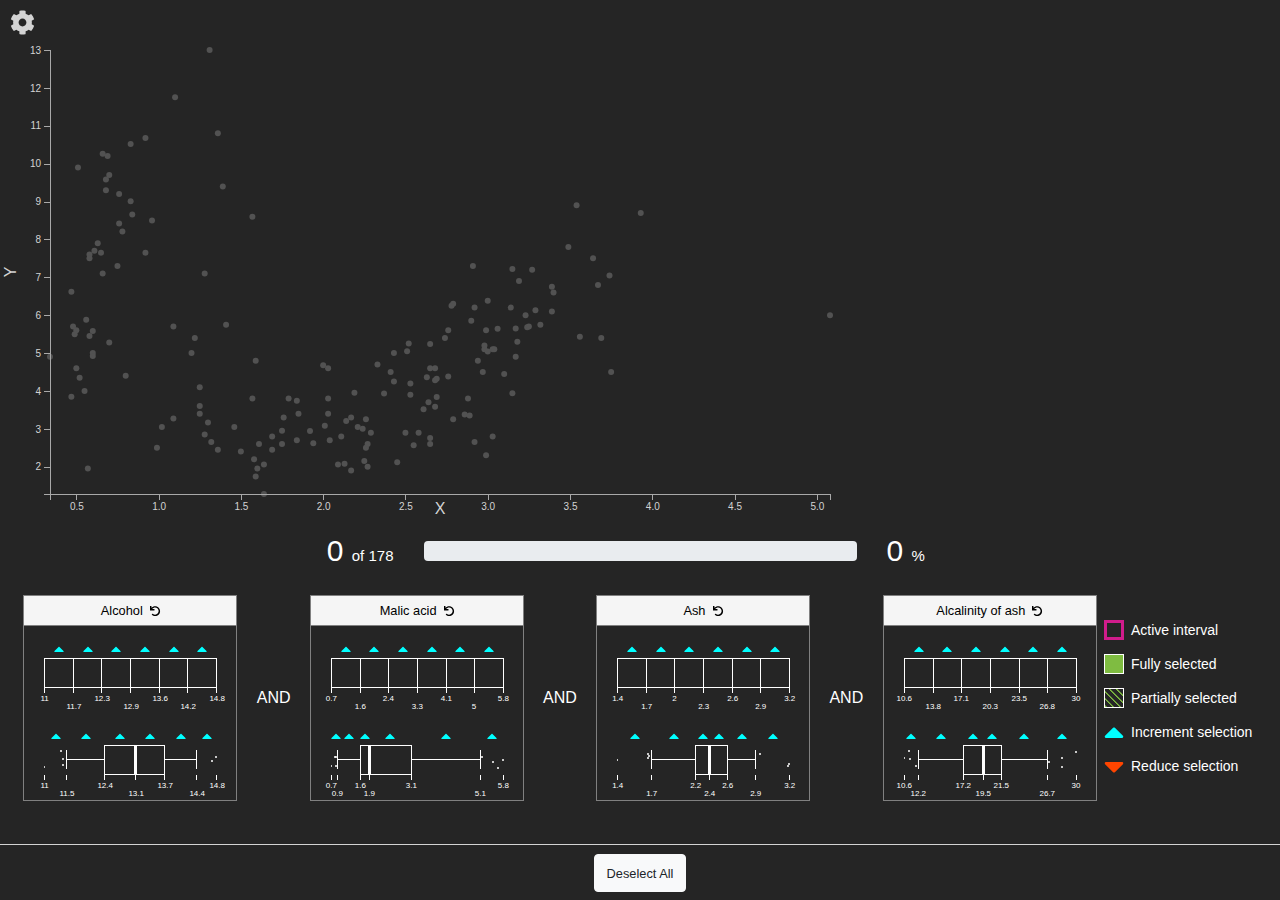
<file: prototype/index.html>
<!doctype html>
<html lang="en">
  <head>
    <meta charset="utf-8">
    <meta name="viewport" content="width=device-width, initial-scale=1, shrink-to-fit=no">
 
    <title>Filtering Overview AVI 2020</title>

    <link href="css/bootstrap.min.css" rel="stylesheet">
    <link href="css/style-dark.css" rel="stylesheet">
    <script src="js/jquery-3.3.1.min.js"></script>
    <script src="js/popper.min.js"></script>
    <script src="js/popper2.min.js"></script>
    <script src="js/bootstrap.min.js"></script>
    <script src="js/tippy-bundle.umd.min.js"></script>
    <script src="js/fontawesome-all.min.js"></script>
    <script src="js/d3.v4.min.js"></script>
    <script src="js/colorbrewer.min.js"></script>
    <script src="js/stein-events.js"></script>
    <script src="js/lib.js"></script>
    
  </head>

  <body>

    <main role="main">

      
        <!-- chart-panel -->
        <div id="question-panel">
          
        
        </div>
        <div id="chart-panel">
        </div><!-- /.chart-panel -->
        <div id="mid-panel">
            <div class="row align-items-center">
              <div class="col-3">
                  <div class="selected-number"></div>
              </div>
              <div class="col-6">
                  <div class="progress" style="height: 20px;">
                      <div id="selected-progress" class="progress-bar" role="progressbar" style="width: 0%;" aria-valuenow="0" aria-valuemin="0" aria-valuemax="100"></div>
                    </div>
              </div>
              <div class="col-3">
                  <div class="selected-percentage"></div>
              </div>
            </div>
          
          
            
        </div>
        <!-- bottom-panel -->
        <div id="bottom-panel">
          
          
            <div id="selector-blocks-container" class="row justify-content-around align-items-center">
              

            </div>
          

        </div><!-- /.bottom-panel -->

        <div id="legend">
          
          <div class="legend-row">
            <div class="interval legend-interval selected"></div>
            <div class="legend-label">Active interval</div>
          </div>
          <div class="legend-row">
            <div class="interval legend-interval total-coverage" ></div>
            <div class="legend-label">Fully selected</div>
          </div>
          <div class="legend-row">
            <div class="interval legend-interval partial-coverage" ></div>
            <div class="legend-label">Partially selected</div>
          </div>
          <div class="legend-row">
            <i class="fas fa-caret-up fa-2x arrow-up" ></i>
            <div class="legend-label">Increment selection</div>
          </div>
          <div class="legend-row">
              <i class="fas fa-caret-down fa-2x arrow-down" ></i>
              <div class="legend-label">Reduce selection</div>
          </div>
        </div>



        <div id="bottom-bar">
          <button id="deselect-all" class="btn btn-light btn"><small>Deselect All</small></button>
        </div>

        <span id="settings"><i class="fas fa-cog"></i></span>

      

    
      <!-- loading-page -->
      <div id="loading-page" class="page" style="display:none">
        <p class="spinner"></p>
      </div><!-- /.loading-page -->

      



      <!-- Modal -->
      <div class="modal fade text-dark" id="modal-settings" tabindex="-1" role="dialog" aria-labelledby="exampleModalCenterTitle" aria-hidden="true">
        <div class="modal-dialog " role="document">
          <div class="modal-content">
            <div class="modal-header">
              <h5 class="modal-title">Settings</h5>
              <button type="button" class="close" data-dismiss="modal" aria-label="Close">
                <span aria-hidden="true">&times;</span>
              </button>
            </div>
            <div class="modal-body">
              <div class="container">
                  
                <div class="row">
                  <div class="col-12">
                        <h6>Dataset</h6>
                        <select class="form-control" id="dataset">
                          
                        </select> 
                  </div>
                </div>
                
                <hr>
                
                <div class="row">
                  <div class="col-12">
                        <h6>Block Operator <small>(between blocks)</small></h6>
                        <div class="form-check form-check-inline">
                            <input class="form-check-input" type="radio" name="blockOperation" id="blockOperationAnd" value="AND" checked>
                            <label class="form-check-label" for="blockOperationAnd">
                              AND
                            </label>
                          </div>
                          <div class="form-check form-check-inline">
                            <input class="form-check-input" type="radio" name="blockOperation" id="blockOperationOr" value="OR">
                            <label class="form-check-label" for="blockOperationOr">
                              OR
                            </label>
                          </div>
                  </div>
                </div>


                <hr>

                <div class="row">
                  <div class="col-12">
                        <h6>Selector Operator <small>(between uniform and boxplot)</small></h6>
                        <div class="form-check form-check-inline">
                            <input class="form-check-input" type="radio" name="selectorOperation" id="selectorOperationAnd" value="AND" checked>
                            <label class="form-check-label" for="selectorOperationAnd">
                              AND
                            </label>
                          </div>
                          <div class="form-check form-check-inline">
                            <input class="form-check-input" type="radio" name="selectorOperation" id="selectorOperationOr" value="OR">
                            <label class="form-check-label" for="selectorOperationOr">
                              OR
                            </label>
                          </div>
                  </div>
                </div>

                <hr>

                <div class="row">
                    <div class="col-12">
                          <h6>Feedback</small></h6>
                          <div class="form-check">
                              <input class="form-check-input" type="checkbox" value="" id="feedback-domain">
                              <label class="form-check-label" for="feedback">
                                Active domain
                              </label>
                            </div>
                          <div class="form-check">
                              <input class="form-check-input" type="checkbox" value="" id="feedback-coverage">
                              <label class="form-check-label" for="feedback">
                                Coverage
                              </label>
                            </div>
                            
                            <div class="form-check">
                              <input class="form-check-input" type="checkbox" value="" id="feedback-arrows">
                              <label class="form-check-label" for="feedback">
                                Arrows
                              </label>
                            </div>

                            <div class="form-check">
                              <input class="form-check-input" type="checkbox" value="" id="feedback-tooltip">
                              <label class="form-check-label" for="feedback">
                                Tooltips
                              </label>
                            </div>
                            
                    </div>
                  </div>

                <hr>


                <div class="row">
                    <div class="col-12">
                          <h6>Selectors</small></h6>
                          <div class="form-check">
                              <input class="form-check-input" type="checkbox" value="" id="uniform-selector">
                              <label class="form-check-label" for="feedback">
                                Uniform
                              </label>
                            </div>
                            <div class="form-check">
                                <input class="form-check-input" type="checkbox" value="" id="boxplot-selector">
                                <label class="form-check-label" for="feedback">
                                  Boxplot
                                </label>
                              </div>
                    </div>
                  </div>

              <hr>

              
              <div class="row">
                  <div class="col-12">
                    <h6>Metrics</small></h6>
                    <div id="metrics-list"></div>
                    <!--
                    <div class="form-check">
                      <input class="form-check-input" type="checkbox" value="" id="feedback">
                        <label class="form-check-label" for="feedback">
                           Uniform
                        </label>
                    </div>
                  -->
                </div>
               </div>
              


              </div> 
            </div>
            <div class="modal-footer">
              <!--<button type="button" class="btn btn-danger btn-sm" data-dismiss="modal"><i class="fas fa-trash"></i> Remove</button>-->
              <button type="button" id="save-button" class="btn btn-primary btn-sm"  data-dismiss="modal"><i class="fas fa-check"></i> Save changes</button>
            </div>
          </div>
        </div>
      </div>

    </main>

    <script>
    
    </script>
  </body>
</html>
</file>
<file: prototype/css/style-dark.css>
body {
    color: #fff;
    background-color: #3d3d3d;
    background-color: #252525;
  }


.page{
    position: fixed;
    width: 100%;
    left: 0;
    top: 0;
    bottom: 0;
    overflow-y: hidden;
    box-sizing: border-box;
    background: white;
}


#chart-panel{
    position: absolute;
    top: 0;
    bottom: 356px;
    left: 0;
    right: 400px;
    box-sizing: border-box;
}

#question-panel{
    position: absolute;
    top: 0;
    bottom: 356px;
    right: 0;
    width: 400px;
    box-sizing: border-box;
    padding: 10px;
    font-size: 1.5em;
}

#mid-panel{
    position: absolute;
    bottom: 316px;
    left: 0;
    right: 0;
    box-sizing: border-box;
    width: 70%;
    height: 56px;
    margin: 0 auto;
}

#bottom-panel{
    position: absolute;
    bottom: 56px;
    left: 0;
    right: 160px;
    height: 260px;
    box-sizing: border-box;
    margin: 1rem;
    overflow: hidden;
}

#legend{
    position: absolute;
    bottom: 56px;
    width: 160px;
    right: 0;
    height: 260px;
    box-sizing: border-box;
    margin: 1rem;
    overflow: hidden;
    display: flex;
    flex-direction: column;
    justify-content: center;
}

#bottom-bar{
    position: absolute;
    bottom: 0;
    left: 0;
    right: 0;
    height: 56px;
    box-sizing: border-box;
    padding: 9px;
    text-align: center;
    border-top: 1px solid lightgray;
}

#bottom-bar > button{
    margin-left: 10px;
    margin-right: 10px;
}

.selected-number{
    font-size: 30px;
    text-align: right;
}

.selected-percentage{
    font-size: 30px;
    text-align: left;
}

#settings{
    position: absolute;
    top: 0;
    left: 0;
    height: 30px;
    width: 30px;
    padding: 10px;
    font-size: 25px;
    text-align: center;
    line-height: 25px;
    z-index: 1000;
    cursor: pointer;
}

#settings:hover{
    color: lightgray;
}


#loading-page{
    top: 0;
    bottom: 0;
    z-index: 1050;
}



@keyframes spin {
    to {transform: rotate(360deg);}
}
   
.spinner{
    display: inline-block; 
    box-sizing: border-box; 
    position: absolute; 
    top: 50%; 
    left: 50%; 
    width: 60px; 
    height: 60px; 
    margin-top: -30px; 
    margin-left: -30px; 
    border-radius: 50%; 
    border-width: 3px; 
    border-style: solid; 
    border-color: rgb(0, 123, 255) rgb(170, 170, 170) rgb(170, 170, 170); 
    border-image: initial; 
    animation: spin 1s linear infinite;
}

.font-weight-500{
    font-weight: 500;
}



#selector-blocks-container{
    width: 100%;
    height: 100%;
    margin-left: 0px;
    margin-right: 0px;
}



.selector-block{
    box-sizing: border-box;
    border: solid 1px gray;
    max-width: 300px !important;
    //margin-bottom: 20px;  
}



.selector-block-title{
    padding: 5px;
    width: 100%;
    border-bottom: solid 1px gray;
    font-weight: 500;
    font-size: 0.8em;
    background: whitesmoke;
    color: black;
    text-align: center;
}

.selector-block-body{
    width: 100%;
    box-sizing: border-box; 
}


.selector{
    width: 100%;
    padding-top: 12px;
    padding-bottom: 12px;
}

.arrows-container{
    position: relative;
    box-sizing: border-box;
    width: 100%;
}

.intervals-container{
    position: relative;
    box-sizing: border-box;
    width: 100%;
}

.ticks-container{
    position: relative;
    box-sizing: border-box;
    width: 100%;
}

.values-container{
    position: relative;
    box-sizing: border-box;
    width: 100%;
}

.arrow{
    position: absolute;
    box-sizing: border-box;
    text-align: center;
}

.arrow-up{
    color: #007bff;;
    color: #0571b0;
    color: cyan;
}

.arrow-down{
    color: #17a2b8;
    color: #ca0020;
    color: orangered;
}

.arrow.arrow-none{
    visibility: hidden;
}

.outlier-svg{
    position: absolute;
    box-sizing: border-box;
}

.outlier{
    fill: white;
}

.interval{
    position: absolute;
    box-sizing: border-box;
    border: solid 1px white;
    cursor: pointer; 
}

/*
.interval:hover{
    border-bottom: solid 3px #d01c8b !important;
}

.interval.empty:hover{
    background: inherit;
}
*/
.interval.selected{
    border: solid 3px #d01c8b !important;
}


.interval-drag-line{
    position: absolute;
    background: red;
    cursor: ew-resize;
}



.ticks-container > .tick{
    position: absolute;
    box-sizing: border-box;
    background: white;
}

.values-container > .value{
    position: absolute;
    color: white;
}

.values-container > .value.slider{
    position: absolute;
    color: white;
    cursor: ew-resize;
}


.intervals-container > .wisker{
    position: absolute;
    background: white;
    width: 1px;
}

.intervals-container > .hline{
    position: absolute;
    background: white;
    height: 1px;
}

.intervals-container > .quartile-box{
    position: absolute;
    box-sizing: border-box;
    border: solid 1px white;
}

.intervals-container > .median{
    position: absolute;
    box-sizing: border-box;
    background: white;
    width: 3px;
}

.boxplot-interval{
    border: 0px;
}

.boxplot-interval.b2{
    border: solid 1px white;
}

.boxplot-interval.b3{
    border: solid 1px white;
}

.boxplot-interval.b4{
    border-left: solid 1px white;
}

.selector-block-operation{
    width: 100%;
    //background: darkgray;
    text-align: center;
    font-weight: 800;
}

.active-domain{
    width: 100%;
}

/*
.selector.coverage-feedback > .intervals-container > .no-coverage{
    
}
*/

.selector.coverage-feedback > .intervals-container > .partial-coverage{
    background: #7fbc41;
    background: repeating-linear-gradient(
    45deg,
    #7fbc41,
    #7fbc41 1px,
    #252525 2px,
    #252525 5px
);
    
}

.selector.coverage-feedback > .intervals-container > .total-coverage{
    background: #4dac26;
    background: #7fbc41;
}

/*
.intervals-container > .empty{
    cursor: not-allowed;
}
*/


.axis path,
.axis line {
  fill: none;
  stroke: darkgray;
  shape-rendering: crispEdges;
}
.axis text{
    fill: lightgray;
}

.axis-label{
    fill: lightgray;
}

.scatter-point {
    fill: darkgray;
    fill: #737373;
    fill: #525252;
}

.scatter-point.selected{
    fill: #c51b7d;
    fill: yellow;
}


.legend-row{
    height: calc(2em + 2px);
    display: flex;
    align-items: center;
}

.legend-interval{
    position: relative !important;
    width: 1.25em;
    height: 1.25em;
    flex: 0 0 auto;
    cursor: default;
}

.legend-interval.partial-coverage{
    background: #7fbc41;
    background: repeating-linear-gradient(
    45deg,
    #7fbc41,
    #7fbc41 1px,
    #252525 2px,
    #252525 5px
);
    
}

.legend-interval.total-coverage{
    background: #4dac26;
    background: #7fbc41;
}

.legend-label{
    margin-left: .5em;
    font-size: 14px;
}

#selected-progress{
    background: #7fbc41;
}

.undo{
    cursor: pointer;
}
.undo:hover{
    color: #0571b0;
}
</file>
